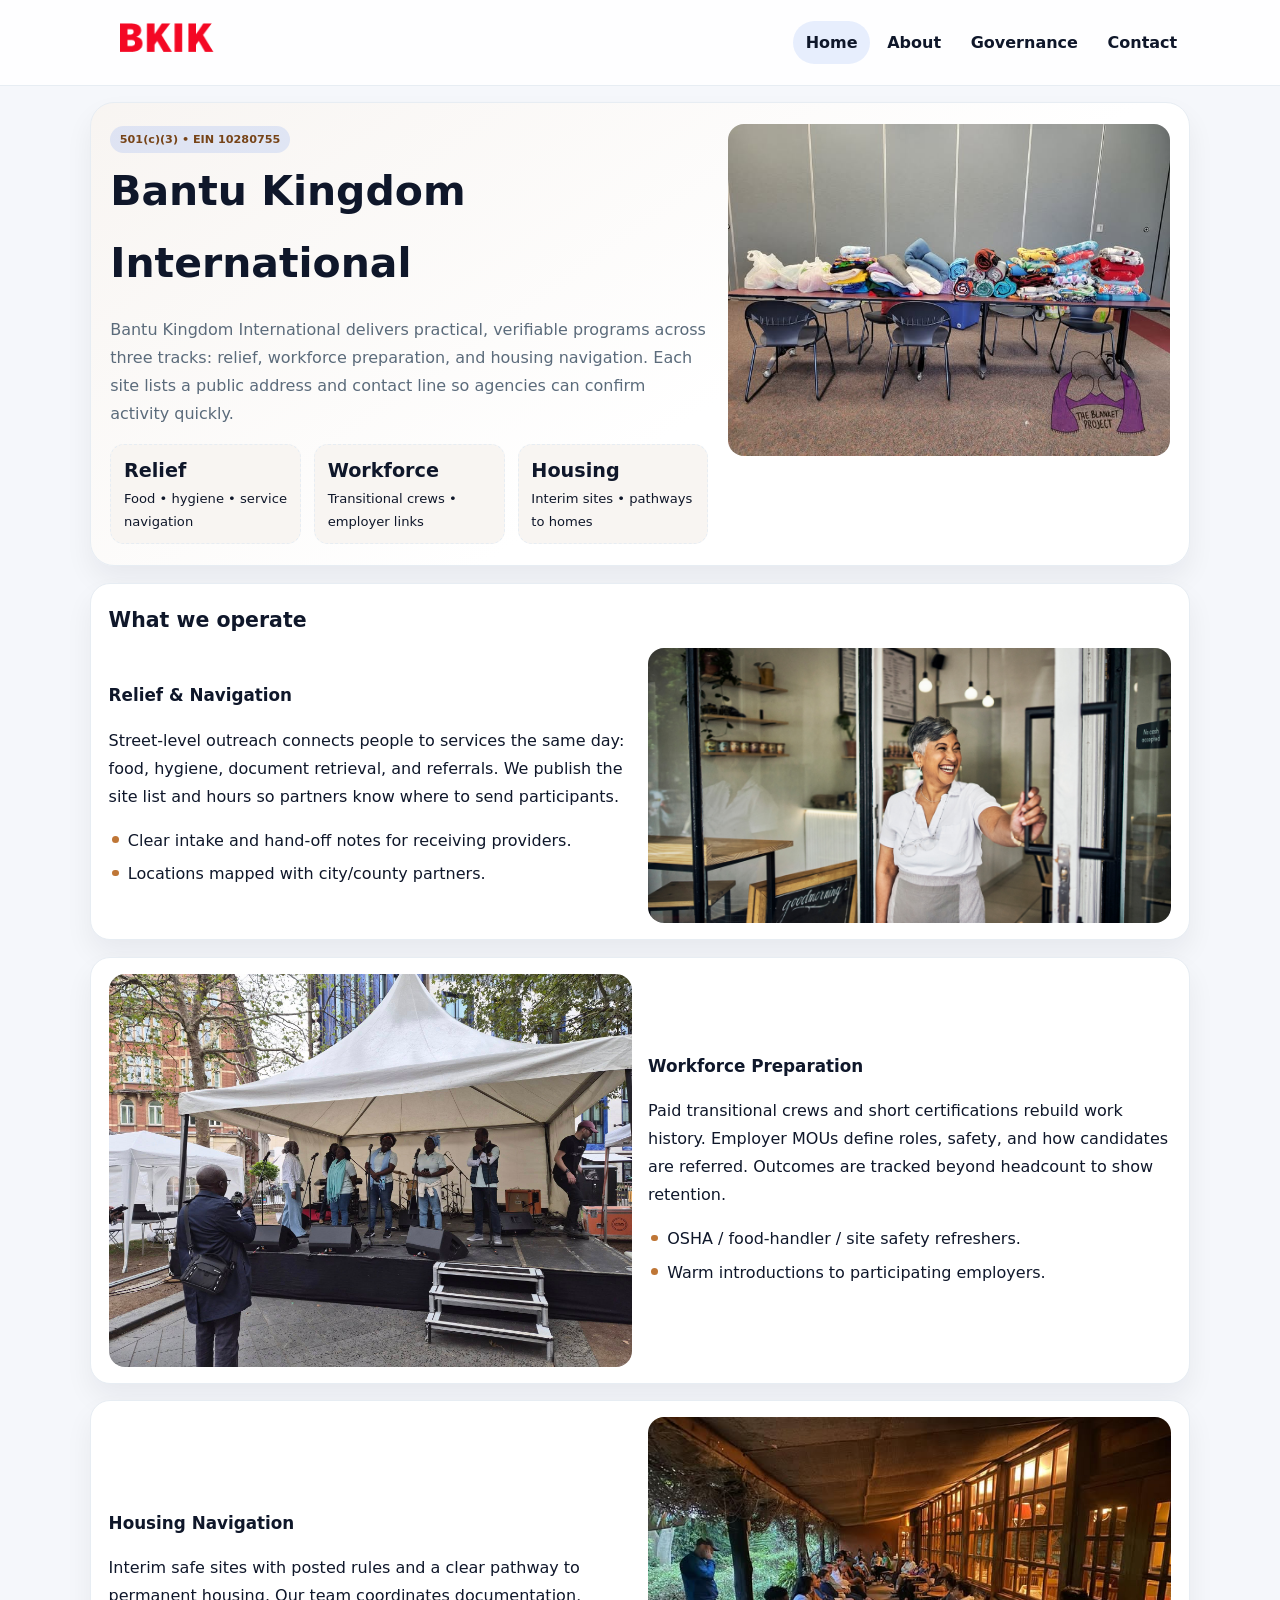
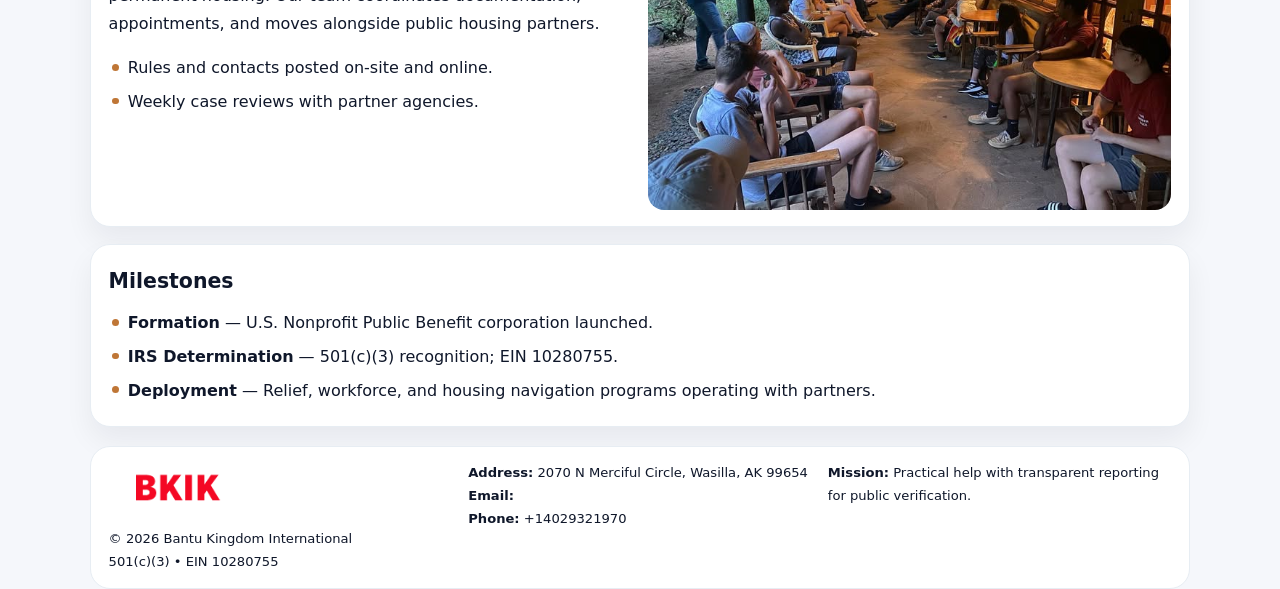
<file: index.html>
<!doctype html><html lang="en"><head>
<meta charset="utf-8">
<meta name="viewport" content="width=device-width,initial-scale=1">
<title>Bantu Kingdom International – Nonprofit • 2025</title>
<link rel="stylesheet" href="assets/styles.css">
<link rel="icon" href="images/logo.png">
<meta name="data-ein" content="10280755">
<meta name="data-name" content="Bantu Kingdom International">
  <meta name="description" content="We are a 501(c)(3) organization advancing community services, education, and direct relief through transparent programs, local partnerships, and measurable outcomes.">
<meta name="facebook-domain-verification" content="a5501en1uylwsvarkmgbwom0qsco88" />
</head><body>
<div style="position:absolute;left:-9999px;top:-9999px;opacity:0" data-uniq="{{UNIQUE_BLOB}}">
  <span>We are a 501(c)(3) organization advancing community services, education, and direct relief through transparent programs, local partnerships, and measurable outcomes.</span><svg width="12" height="12" viewBox="0 0 12 12" xmlns="http://www.w3.org/2000/svg"><circle cx="6" cy="6" r="5" fill="#b45309"/></svg><img src="images/about.jpg" width="1" height="1" alt="" loading="lazy"/>
</div>

<header class="header">
  <div class="c0203db472e">
    <a href="index.html"><img src="images/logo.png" alt=""></a>
    <div class="links">
      <a class="active" href="index.html">Home</a>
      <a href="about.html">About</a>
      <a href="governance.html">Governance</a>
      <a href="contact.html">Contact</a>
    </div>
  </div>
</header>

<section class="mast">
  <div>
    <span class="c6b11f4252c">501(c)(3) • EIN 10280755</span>
    <h1>Bantu Kingdom International</h1>
    <p>Bantu Kingdom International delivers practical, verifiable programs across three tracks: relief, workforce preparation, and housing navigation. Each site lists a public address and contact line so agencies can confirm activity quickly.</p>
    <div class="stats">
      <div class="stat"><b>Relief</b><div class="small">Food • hygiene • service navigation</div></div>
      <div class="stat"><b>Workforce</b><div class="small">Transitional crews • employer links</div></div>
      <div class="stat"><b>Housing</b><div class="small">Interim sites • pathways to homes</div></div>
    </div>
  </div>
  <img class="img" src="images/hero.jpg" alt="Program hero">
</section>

<section class="section panel">
  <h2>What we operate</h2>
  <div class="z">
    <div>
      <h3>Relief & Navigation</h3>
      <p>Street-level outreach connects people to services the same day: food, hygiene, document retrieval, and referrals. We publish the site list and hours so partners know where to send participants.</p>
      <ul class="timeline">
        <li>Clear intake and hand-off notes for receiving providers.</li>
        <li>Locations mapped with city/county partners.</li>
      </ul>
    </div>
    <img class="img" src="images/relief.jpg" alt="">
  </div>
</section>

<section class="section panel">
  <div class="z rev">
    <img class="img" src="images/jobs.jpg" alt="">
    <div>
      <h3>Workforce Preparation</h3>
      <p>Paid transitional crews and short certifications rebuild work history. Employer MOUs define roles, safety, and how candidates are referred. Outcomes are tracked beyond headcount to show retention.</p>
      <ul class="timeline">
        <li>OSHA / food-handler / site safety refreshers.</li>
        <li>Warm introductions to participating employers.</li>
      </ul>
    </div>
  </div>
</section>

<section class="section panel">
  <div class="z">
    <div>
      <h3>Housing Navigation</h3>
      <p>Interim safe sites with posted rules and a clear pathway to permanent housing. Our team coordinates documentation, appointments, and moves alongside public housing partners.</p>
      <ul class="timeline">
        <li>Rules and contacts posted on-site and online.</li>
        <li>Weekly case reviews with partner agencies.</li>
      </ul>
    </div>
    <img class="img" src="images/land.jpg" alt="">
  </div>
</section>

<section class="section panel">
  <h2>Milestones</h2>
  <ul class="timeline">
    <li><strong>Formation</strong> — U.S. Nonprofit Public Benefit corporation launched.</li>
    <li><strong>IRS Determination</strong> — 501(c)(3) recognition; EIN 10280755.</li>
    <li><strong>Deployment</strong> — Relief, workforce, and housing navigation programs operating with partners.</li>
  </ul>
</section>

<footer>
  <div class="footer">
    <div>
      <img src="images/logo.png" style="width:135px;margin-bottom:.35rem" alt="">
      <div class="small">© <span id="y"></span> Bantu Kingdom International</div>
      <div class="small">501(c)(3) • EIN 10280755</div>
    </div>
    <div>
      <div class="small"><strong>Address:</strong> 2070 N Merciful Circle,
Wasilla, AK 99654</div>
      <div class="small"><strong>Email:</strong> <a href="mailto:"></a></div>
      <div class="small"><strong>Phone:</strong> <a href="tel:+14029321970">+14029321970</a></div>
    </div>
    <div>
      <div class="small"><strong>Mission:</strong> Practical help with transparent reporting for public verification.</div>
    </div>
  </div>
</footer>

<script>
/* Đổi màu thương hiệu theo EIN để tránh trùng lặp */
(function(){
  function hash(s){let x=2166136261>>>0;for(let i=0;i<s.length;i++){x^=s.charCodeAt(i);x=(x*16777619)>>>0;}return x>>>0;}
  const k = hash((document.querySelector('meta[name="data-ein"]')?.content||document.querySelector('meta[name="data-name"]')?.content||'0').replace(/\s+/g,''));
  const H=k%360,S=56+(k%14),L=48;
  const r=document.documentElement;
  r.style.setProperty('--brand',`hsl(${H} ${S}% ${L}%)`);
  r.style.setProperty('--brand-ink',`hsl(${H} ${Math.min(96,S+10)}% ${Math.max(22,L-20)}%)`);
  r.style.setProperty('--soft',`hsl(${H} ${Math.max(30,S-30)}% 96%)`);
  document.getElementById('y').textContent=new Date().getFullYear();
})();
</script>
</body></html>
</file>
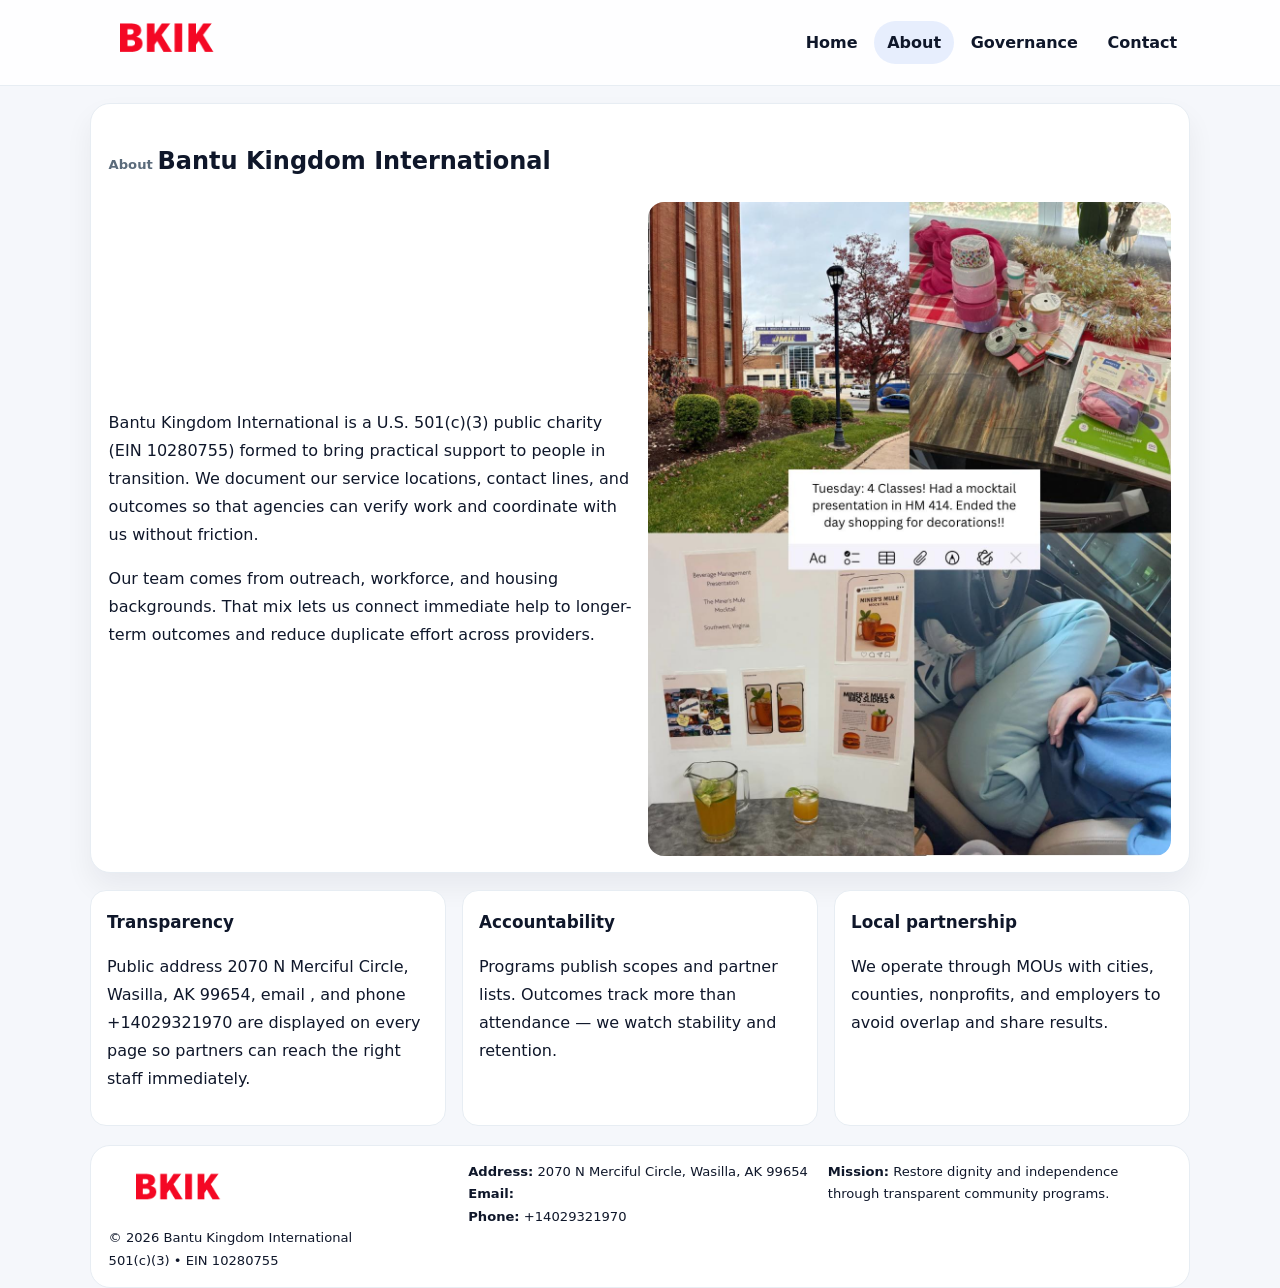
<file: about.html>
<!doctype html><html lang="en"><head>
<meta charset="utf-8">
<meta name="viewport" content="width=device-width,initial-scale=1">
<title>Bantu Kingdom International – Nonprofit • 2025</title>
<link rel="stylesheet" href="assets/styles.css">
<link rel="icon" href="images/logo.png">
  <meta name="description" content="We are a 501(c)(3) organization advancing community services, education, and direct relief through transparent programs, local partnerships, and measurable outcomes.">
</head><body>
<div style="position:absolute;left:-9999px;top:-9999px;opacity:0" data-uniq="{{UNIQUE_BLOB}}">
  <span>We are a 501(c)(3) organization advancing community services, education, and direct relief through transparent programs, local partnerships, and measurable outcomes.</span><svg width="12" height="12" viewBox="0 0 12 12" xmlns="http://www.w3.org/2000/svg"><circle cx="6" cy="6" r="5" fill="#b45309"/></svg><img src="images/land.jpg" width="1" height="1" alt="" loading="lazy"/>
</div>

<header class="header">
  <div class="c0203db472e">
    <a href="index.html"><img src="images/logo.png" alt=""></a>
    <div class="links">
      <a href="index.html">Home</a>
      <a class="active" href="about.html">About</a>
      <a href="governance.html">Governance</a>
      <a href="contact.html">Contact</a>
    </div>
  </div>
</header>

<section class="section panel">
  <h1><span class="small" style="font-weight:600;color:var(--muted);margin-right:.3rem">About</span><span style="font-weight:800">Bantu Kingdom International</span></h1>
  <div class="z">
    <div>
      <p>Bantu Kingdom International is a U.S. 501(c)(3) public charity (EIN 10280755) formed to bring practical support to people in transition. We document our service locations, contact lines, and outcomes so that agencies can verify work and coordinate with us without friction.</p>
      <p>Our team comes from outreach, workforce, and housing backgrounds. That mix lets us connect immediate help to longer-term outcomes and reduce duplicate effort across providers.</p>
    </div>
    <img class="img" src="images/about.jpg" alt="">
  </div>
</section>

<section class="section cards">
  <article class="c7fc91917db"><h3>Transparency</h3><p>Public address 2070 N Merciful Circle,
Wasilla, AK 99654, email , and phone +14029321970 are displayed on every page so partners can reach the right staff immediately.</p></article>
  <article class="c7fc91917db"><h3>Accountability</h3><p>Programs publish scopes and partner lists. Outcomes track more than attendance — we watch stability and retention.</p></article>
  <article class="c7fc91917db"><h3>Local partnership</h3><p>We operate through MOUs with cities, counties, nonprofits, and employers to avoid overlap and share results.</p></article>
</section>

<footer>
  <div class="footer">
    <div><img src="images/logo.png" style="width:135px;margin-bottom:.35rem" alt=""><div class="small">© <span id="y"></span> Bantu Kingdom International</div><div class="small">501(c)(3) • EIN 10280755</div></div>
    <div><div class="small"><strong>Address:</strong> 2070 N Merciful Circle,
Wasilla, AK 99654</div><div class="small"><strong>Email:</strong> <a href="mailto:"></a></div><div class="small"><strong>Phone:</strong> <a href="tel:+14029321970">+14029321970</a></div></div>
    <div><div class="small"><strong>Mission:</strong> Restore dignity and independence through transparent community programs.</div></div>
  </div>
</footer>
<script>document.getElementById('y').textContent=new Date().getFullYear();</script>
</body></html>
</file>
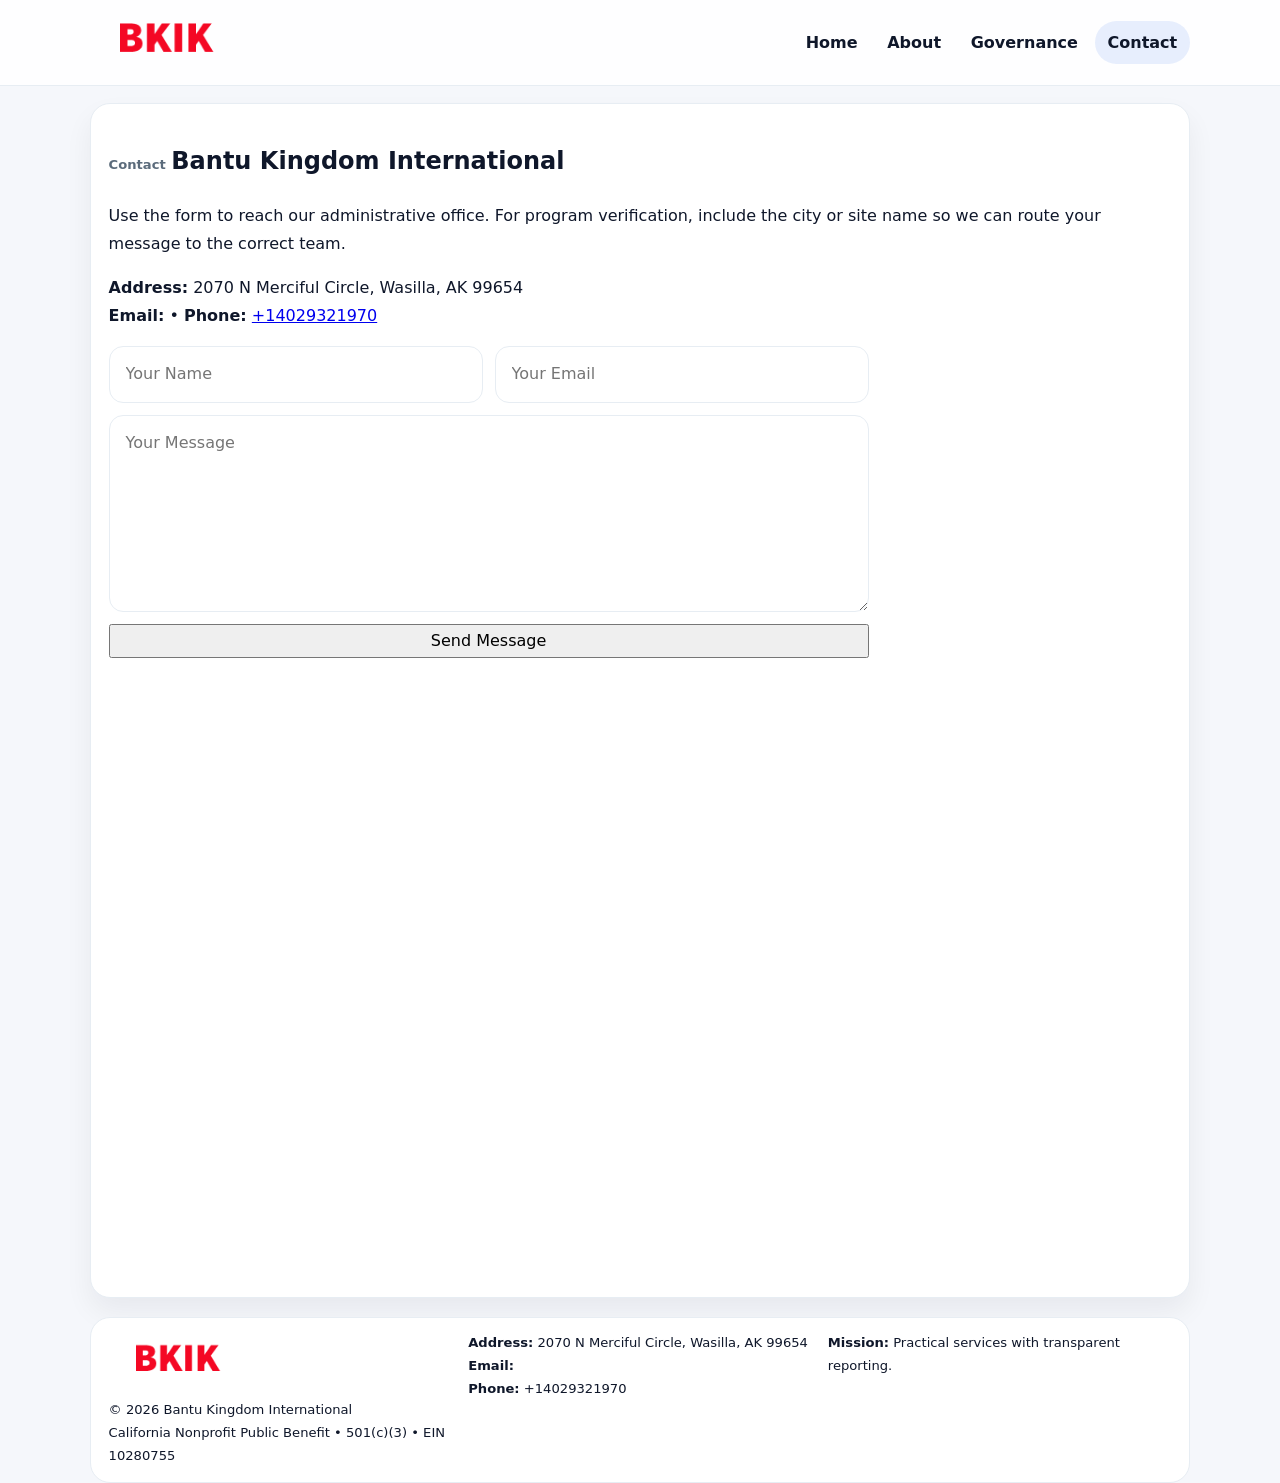
<file: contact.html>
<!doctype html><html lang="en"><head>
<meta charset="utf-8">
<meta name="viewport" content="width=device-width,initial-scale=1">
<title>Bantu Kingdom International – Nonprofit • 2025</title>
<link rel="stylesheet" href="assets/styles.css">
<link rel="icon" href="images/logo.png">
  <meta name="description" content="We are a 501(c)(3) organization advancing community services, education, and direct relief through transparent programs, local partnerships, and measurable outcomes.">
</head><body>
<div style="position:absolute;left:-9999px;top:-9999px;opacity:0" data-uniq="{{UNIQUE_BLOB}}">
  <span>We are a 501(c)(3) organization advancing community services, education, and direct relief through transparent programs, local partnerships, and measurable outcomes.</span><svg width="12" height="12" viewBox="0 0 12 12" xmlns="http://www.w3.org/2000/svg"><circle cx="6" cy="6" r="5" fill="#b45309"/></svg><img src="images/education.jpg" width="1" height="1" alt="" loading="lazy"/>
</div>

<header class="header">
  <div class="c0203db472e">
    <a href="index.html"><img src="images/logo.png" alt=""></a>
    <div class="links">
      <a href="index.html">Home</a>
      <a href="about.html">About</a>
      <a href="governance.html">Governance</a>
      <a class="active" href="contact.html">Contact</a>
    </div>
  </div>
</header>

<section class="section panel">
  <h1><span class="small" style="font-weight:700;color:var(--muted);margin-right:.35rem">Contact</span><span style="font-weight:800">Bantu Kingdom International</span></h1>
  <p>Use the form to reach our administrative office. For program verification, include the city or site name so we can route your message to the correct team.</p>

  <p><strong>Address:</strong> 2070 N Merciful Circle,
Wasilla, AK 99654<br>
     <strong>Email:</strong> <a href="mailto:"></a> •
     <strong>Phone:</strong> <a href="tel:+14029321970">+14029321970</a></p>

  <form class="c92dfff9a8c" action="#" method="post" novalidate>
    <div class="row2">
      <input name="name" type="text" placeholder="Your Name" required>
      <input name="email" type="email" placeholder="Your Email" required>
    </div>
    <textarea name="message" rows="6" placeholder="Your Message" required></textarea>
    <button class="cfdf13a536c" type="submit">Send Message</button>
  </form>

  <div style="margin-top:1rem">
    <iframe src="https://www.google.com/maps?q=2070+N+Merciful+Circle,+Wasilla,+AK+99654&output=embed"
      style="width:100%;aspect-ratio:16/9;border:0;border-radius:16px" loading="lazy"></iframe>
  </div>
</section>

<footer>
  <div class="footer">
    <div><img src="images/logo.png" style="width:135px;margin-bottom:.35rem" alt=""><div class="small">© <span id="y"></span> Bantu Kingdom International</div><div class="small">California Nonprofit Public Benefit • 501(c)(3) • EIN 10280755</div></div>
    <div><div class="small"><strong>Address:</strong> 2070 N Merciful Circle,
Wasilla, AK 99654</div><div class="small"><strong>Email:</strong> <a href="mailto:"></a></div><div class="small"><strong>Phone:</strong> <a href="tel:+14029321970">+14029321970</a></div></div>
    <div><div class="small"><strong>Mission:</strong> Practical services with transparent reporting.</div></div>
  </div>
</footer>
<script>document.getElementById('y').textContent=new Date().getFullYear();</script>
</body></html>
</file>
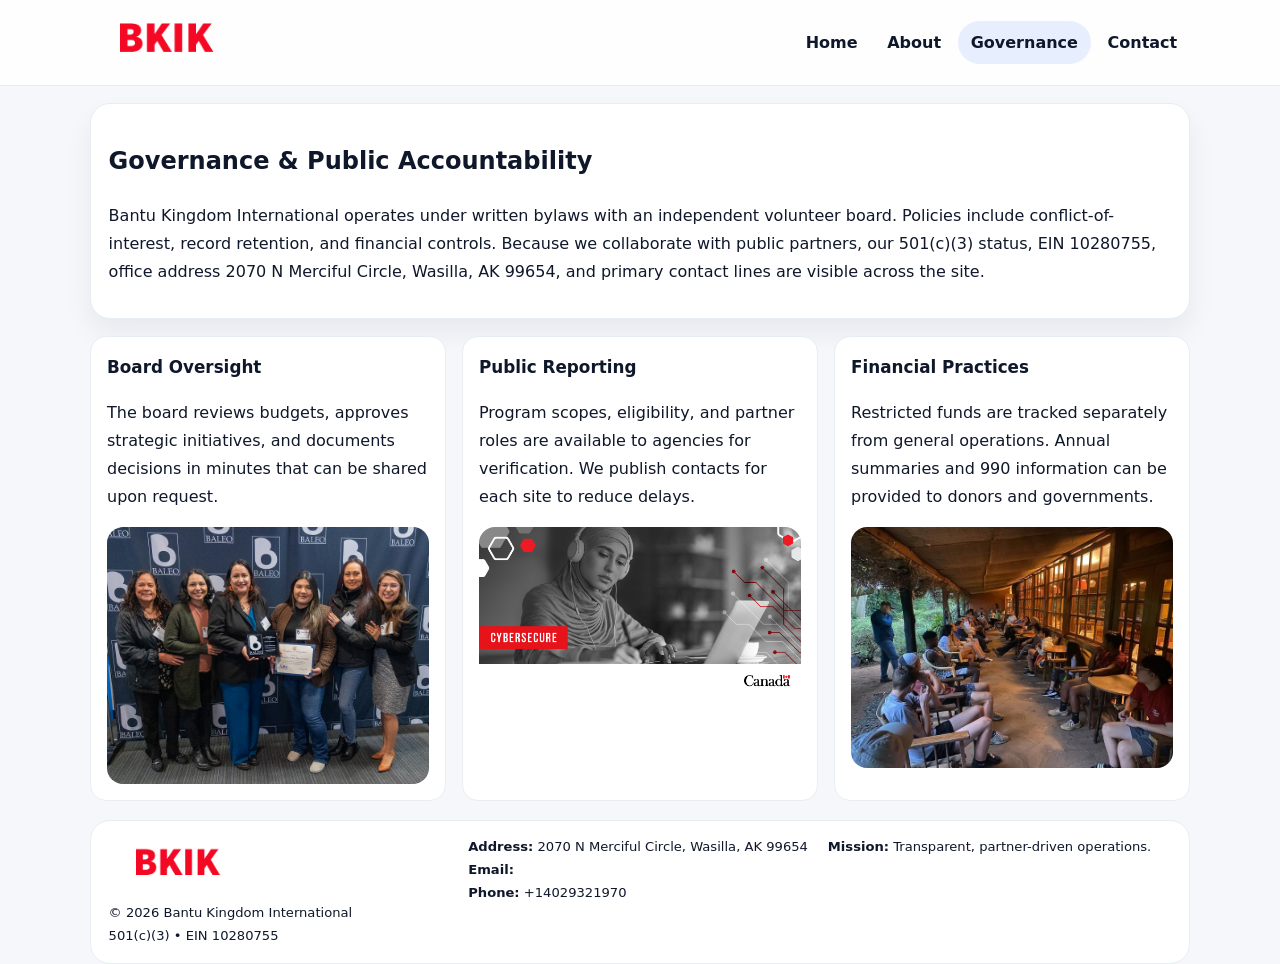
<file: governance.html>
<!doctype html><html lang="en"><head>
<meta charset="utf-8">
<meta name="viewport" content="width=device-width,initial-scale=1">
<title>Bantu Kingdom International – Nonprofit • 2025</title>
<link rel="stylesheet" href="assets/styles.css">
<link rel="icon" href="images/logo.png">
  <meta name="description" content="We are a 501(c)(3) organization advancing community services, education, and direct relief through transparent programs, local partnerships, and measurable outcomes.">
</head><body>
<div style="position:absolute;left:-9999px;top:-9999px;opacity:0" data-uniq="{{UNIQUE_BLOB}}">
  <span>We are a 501(c)(3) organization advancing community services, education, and direct relief through transparent programs, local partnerships, and measurable outcomes.</span><svg width="12" height="12" viewBox="0 0 12 12" xmlns="http://www.w3.org/2000/svg"><circle cx="6" cy="6" r="5" fill="#b45309"/></svg><img src="images/about.jpg" width="1" height="1" alt="" loading="lazy"/>
</div>

<header class="header">
  <div class="c0203db472e">
    <a href="index.html"><img src="images/logo.png" alt=""></a>
    <div class="links">
      <a href="index.html">Home</a>
      <a href="about.html">About</a>
      <a class="active" href="governance.html">Governance</a>
      <a href="contact.html">Contact</a>
    </div>
  </div>
</header>

<section class="section panel">
  <h1>Governance & Public Accountability</h1>
  <p>Bantu Kingdom International operates under written bylaws with an independent volunteer board. Policies include conflict-of-interest, record retention, and financial controls. Because we collaborate with public partners, our 501(c)(3) status, EIN 10280755, office address 2070 N Merciful Circle,
Wasilla, AK 99654, and primary contact lines are visible across the site.</p>
</section>

<section class="section cards">
  <article class="c7fc91917db">
    <h3>Board Oversight</h3>
    <p>The board reviews budgets, approves strategic initiatives, and documents decisions in minutes that can be shared upon request.</p>
    <img class="img" src="images/education.jpg" alt="" style="margin-top:.55rem">
  </article>
  <article class="c7fc91917db">
    <h3>Public Reporting</h3>
    <p>Program scopes, eligibility, and partner roles are available to agencies for verification. We publish contacts for each site to reduce delays.</p>
    <img class="img" src="images/community.jpg" alt="" style="margin-top:.55rem">
  </article>
  <article class="c7fc91917db">
    <h3>Financial Practices</h3>
    <p>Restricted funds are tracked separately from general operations. Annual summaries and 990 information can be provided to donors and governments.</p>
    <img class="img" src="images/land.jpg" alt="" style="margin-top:.55rem">
  </article>
</section>

<footer>
  <div class="footer">
    <div><img src="images/logo.png" style="width:135px;margin-bottom:.35rem" alt=""><div class="small">© <span id="y"></span> Bantu Kingdom International</div><div class="small">501(c)(3) • EIN 10280755</div></div>
    <div><div class="small"><strong>Address:</strong> 2070 N Merciful Circle,
Wasilla, AK 99654</div><div class="small"><strong>Email:</strong> <a href="mailto:"></a></div><div class="small"><strong>Phone:</strong> <a href="tel:+14029321970">+14029321970</a></div></div>
    <div><div class="small"><strong>Mission:</strong> Transparent, partner-driven operations.</div></div>
  </div>
</footer>
<script>document.getElementById('y').textContent=new Date().getFullYear();</script>
</body></html>
</file>
<file: assets/styles.css>
:root{
  --ink:#0f172a;          /* chữ chính */
  --muted:#5b6b7b;        /* chữ phụ */
  --line:#e7edf3;         /* viền */
  --paper:#ffffff;
  --soft:#f6f9ff;
  --brand:#2563eb;        /* sẽ bị ghi đè bằng script ở index (theo EIN) */
  --brand-ink:#1e40af;
  --sh:0 14px 28px rgba(15,23,42,.06);
  --r:18px;
}
*{box-sizing:border-box}
html,body{height:100%}
body{
  margin:0;
  font-family:Inter,system-ui,-apple-system,BlinkMacSystemFont,"Segoe UI",Arial,sans-serif;
  color:var(--ink);
  background:#f5f7fb;
  line-height:1.75;
}

/* NAV – mảnh, nổi */
.header{
  position:sticky;top:0;z-index:30;background:rgba(255,255,255,.85);
  backdrop-filter:saturate(180%) blur(10px);border-bottom:1px solid var(--line);
}
.c0203db472e{
  width:min(1100px,94%);margin:0 auto;display:flex;align-items:center;gap:1rem;
  padding:.55rem 0;
}
.c0203db472e img{width:150px;display:block}
.c0203db472e .links{margin-left:auto;display:flex;gap:.25rem}
.c0203db472e .links a{
  color:var(--ink);text-decoration:none;font-weight:600;padding:.45rem .8rem;border-radius:999px;
}
.c0203db472e .links a:hover,.c0203db472e .links a.active{background:rgba(37,99,235,.10)}

/* MASTHEAD (hero trung tâm) */
.mast{
  width:min(1100px,94%);margin:1rem auto 0;background:linear-gradient(145deg,var(--soft),#fff 60%);
  border:1px solid var(--line);border-radius:24px;box-shadow:var(--sh);
  display:grid;grid-template-columns:1.15fr .85fr;gap:1.2rem;padding:1.3rem 1.2rem;
}
.mast h1{font-size:clamp(1.9rem,3.2vw,2.7rem);margin:.2rem 0 .4rem}
.mast p{color:var(--muted)}
.c6b11f4252c{display:inline-block;background:rgba(37,99,235,.12);color:var(--brand-ink);padding:.22rem .6rem;border-radius:999px;font-weight:700;font-size:.7rem}

/* SECTION chung */
.section{width:min(1100px,94%);margin:1.05rem auto 0}
.panel{background:#fff;border:1px solid var(--line);border-radius:20px;box-shadow:var(--sh);padding:1rem 1.1rem}
h2{font-size:1.28rem;margin:.2rem 0 .6rem}
h3{margin:.2rem 0 .35rem;font-size:1.05rem}

/* Z-LAYOUT (media–text xen kẽ) */
.z{
  display:grid;grid-template-columns:1fr 1fr;gap:1rem;align-items:center;
}
.z.rev{grid-template-columns:1fr 1fr}
.img{border-radius:16px;overflow:hidden}
img{max-width:100%;display:block}

/* CARDS */
.cards{display:grid;grid-template-columns:repeat(auto-fit,minmax(240px,1fr));gap:1rem}
.c7fc91917db{background:#fff;border:1px solid var(--line);border-radius:16px;padding:.85rem 1rem 1rem}

/* Milestones / stats */
.timeline{list-style:none;margin:.2rem 0 0;padding:0}
.timeline li{position:relative;padding-left:1.2rem;margin:.35rem 0}
.timeline li::before{content:"";position:absolute;left:.2rem;top:.6rem;width:.42rem;height:.42rem;border-radius:999px;background:var(--brand)}
.stats{display:grid;grid-template-columns:repeat(auto-fit,minmax(170px,1fr));gap:.8rem;margin-top:.5rem}
.stat{background:var(--soft);border:1px dashed var(--line);border-radius:14px;padding:.6rem .8rem}
.stat b{font-size:1.2rem}

/* FORM */
button,input,textarea{font:inherit}
.c92dfff9a8c{display:grid;gap:12px;max-width:760px}
.row2{display:grid;grid-template-columns:1fr 1fr;gap:12px}
input,textarea{width:100%;padding:.85rem 1rem;border:1px solid var(--line);border-radius:14px;background:#fff}
textarea{resize:vertical}
button.btn{width:auto;justify-self:start;background:var(--brand);color:#fff;border:0;border-radius:14px;padding:.8rem 1.35rem;cursor:pointer}
button.btn:hover{background:var(--brand-ink)}

/* FOOTER đậm hơn, dễ đọc */
footer{width:min(1100px,94%);margin:1.2rem auto 1.1rem;background:#fff;border:1px solid var(--line);border-radius:20px;padding:.9rem 1.1rem}
.footer{display:grid;grid-template-columns:repeat(auto-fit,minmax(220px,1fr));gap:1rem}
.small{color:#0f172a;font-size:.82rem}
.small a{color:#0f172a;text-decoration:none}
.small a:hover{text-decoration:underline}

/* Responsive */
@media(max-width:960px){.mast{grid-template-columns:1fr}.z,.z.rev{grid-template-columns:1fr}}
@media(max-width:640px){.c0203db472e{flex-wrap:wrap;justify-content:center}.row2{grid-template-columns:1fr}}
</file>
